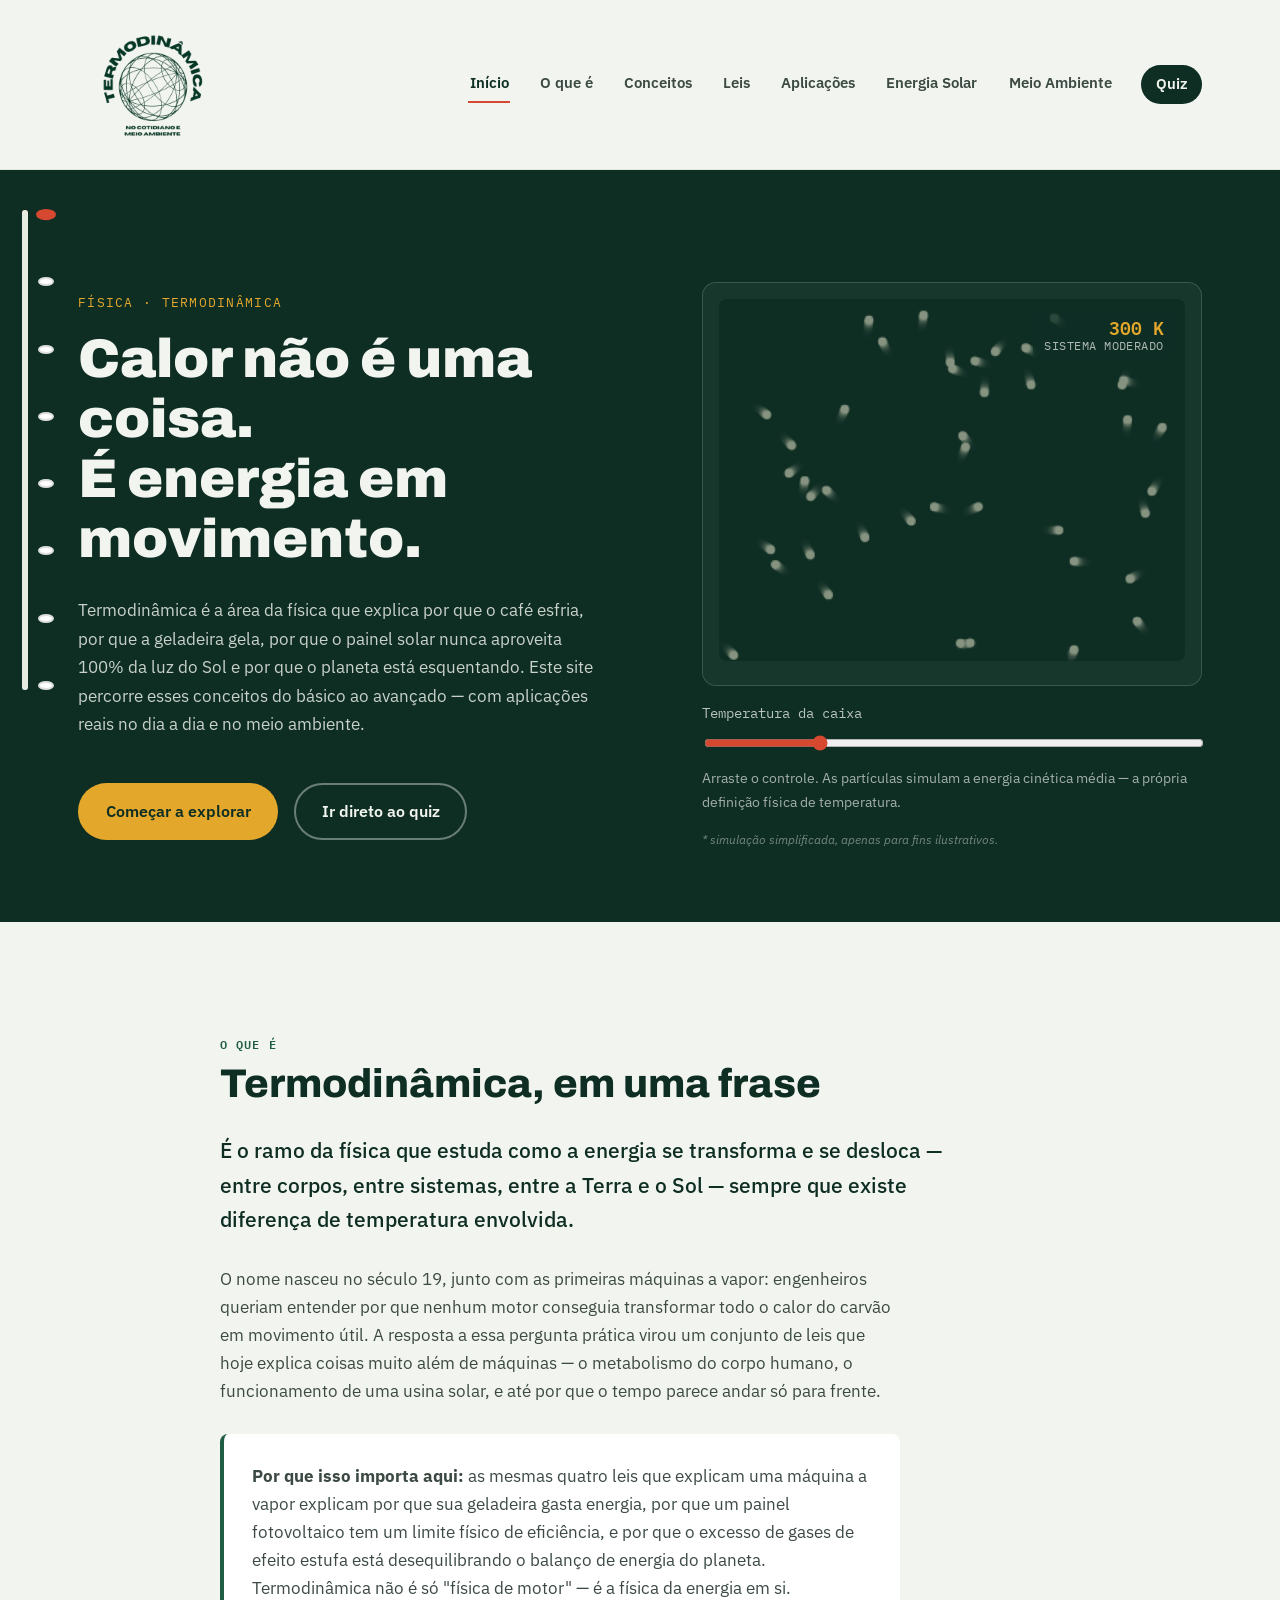
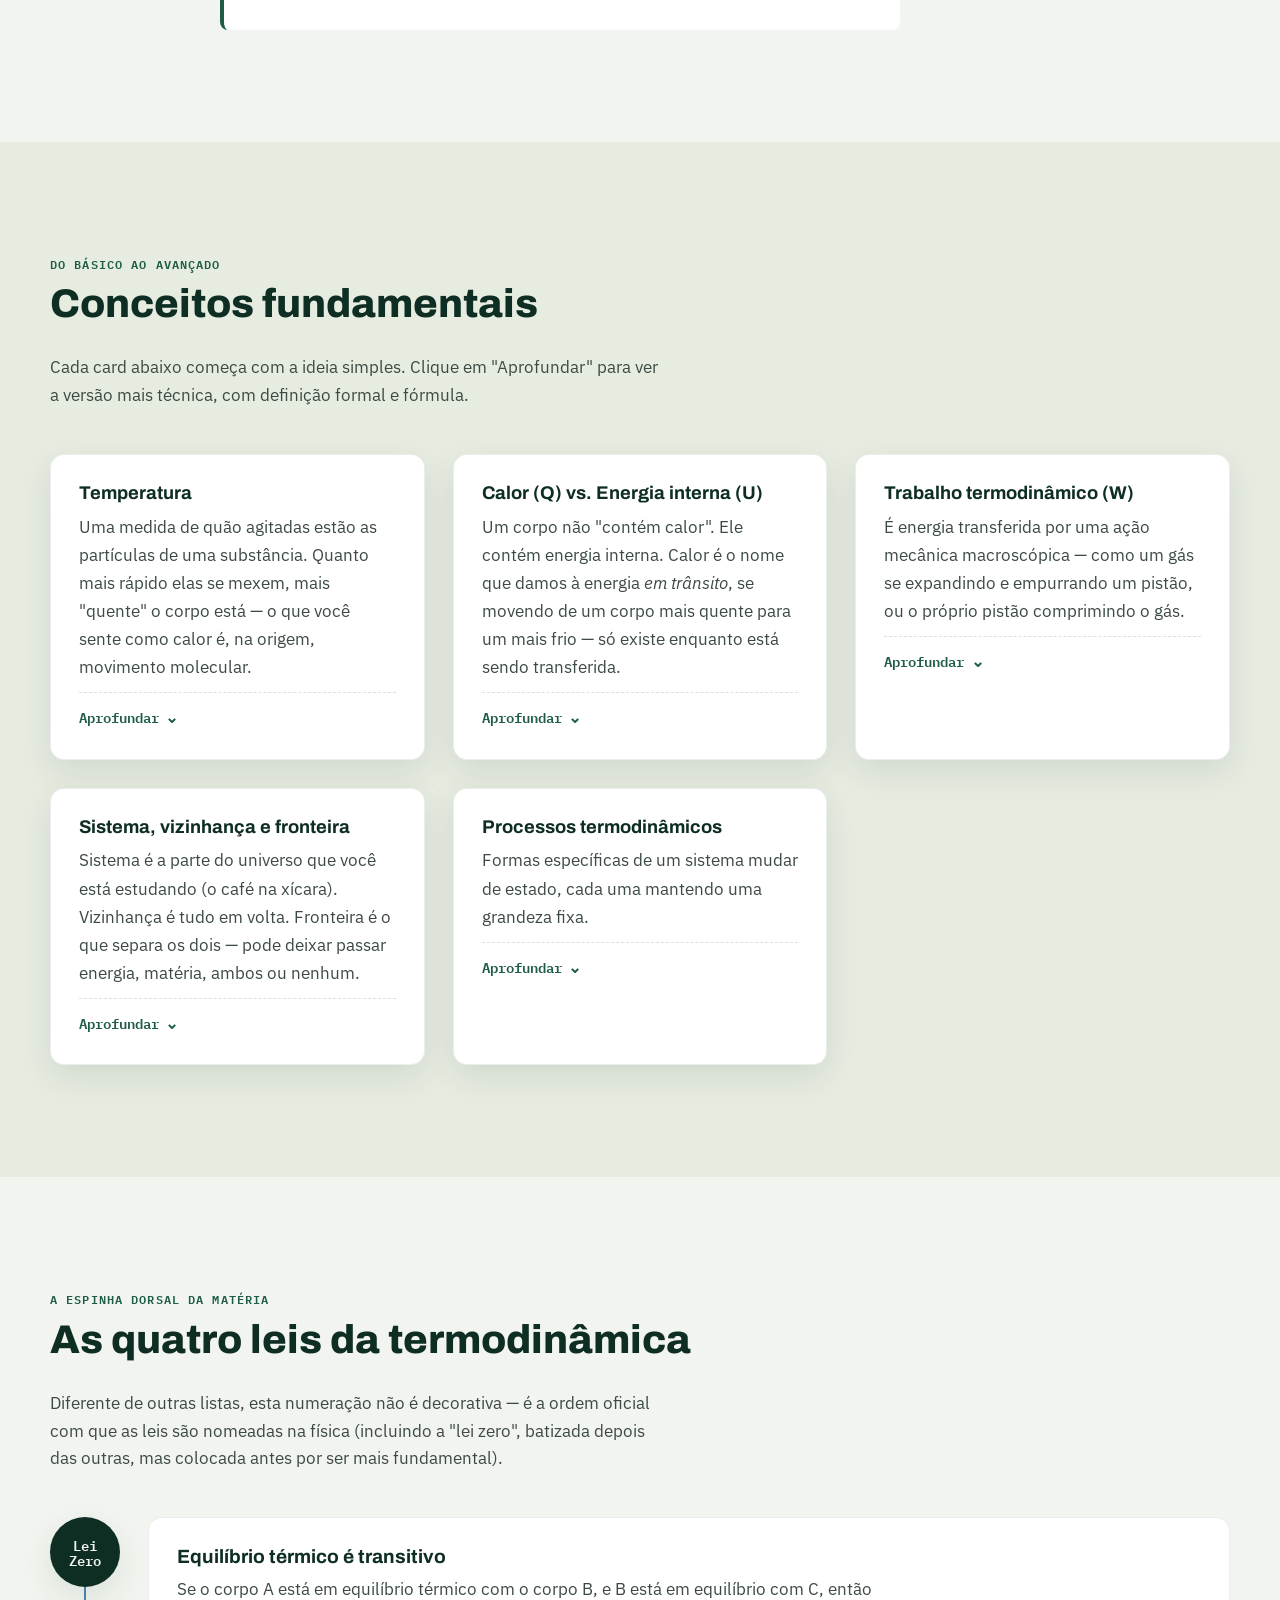
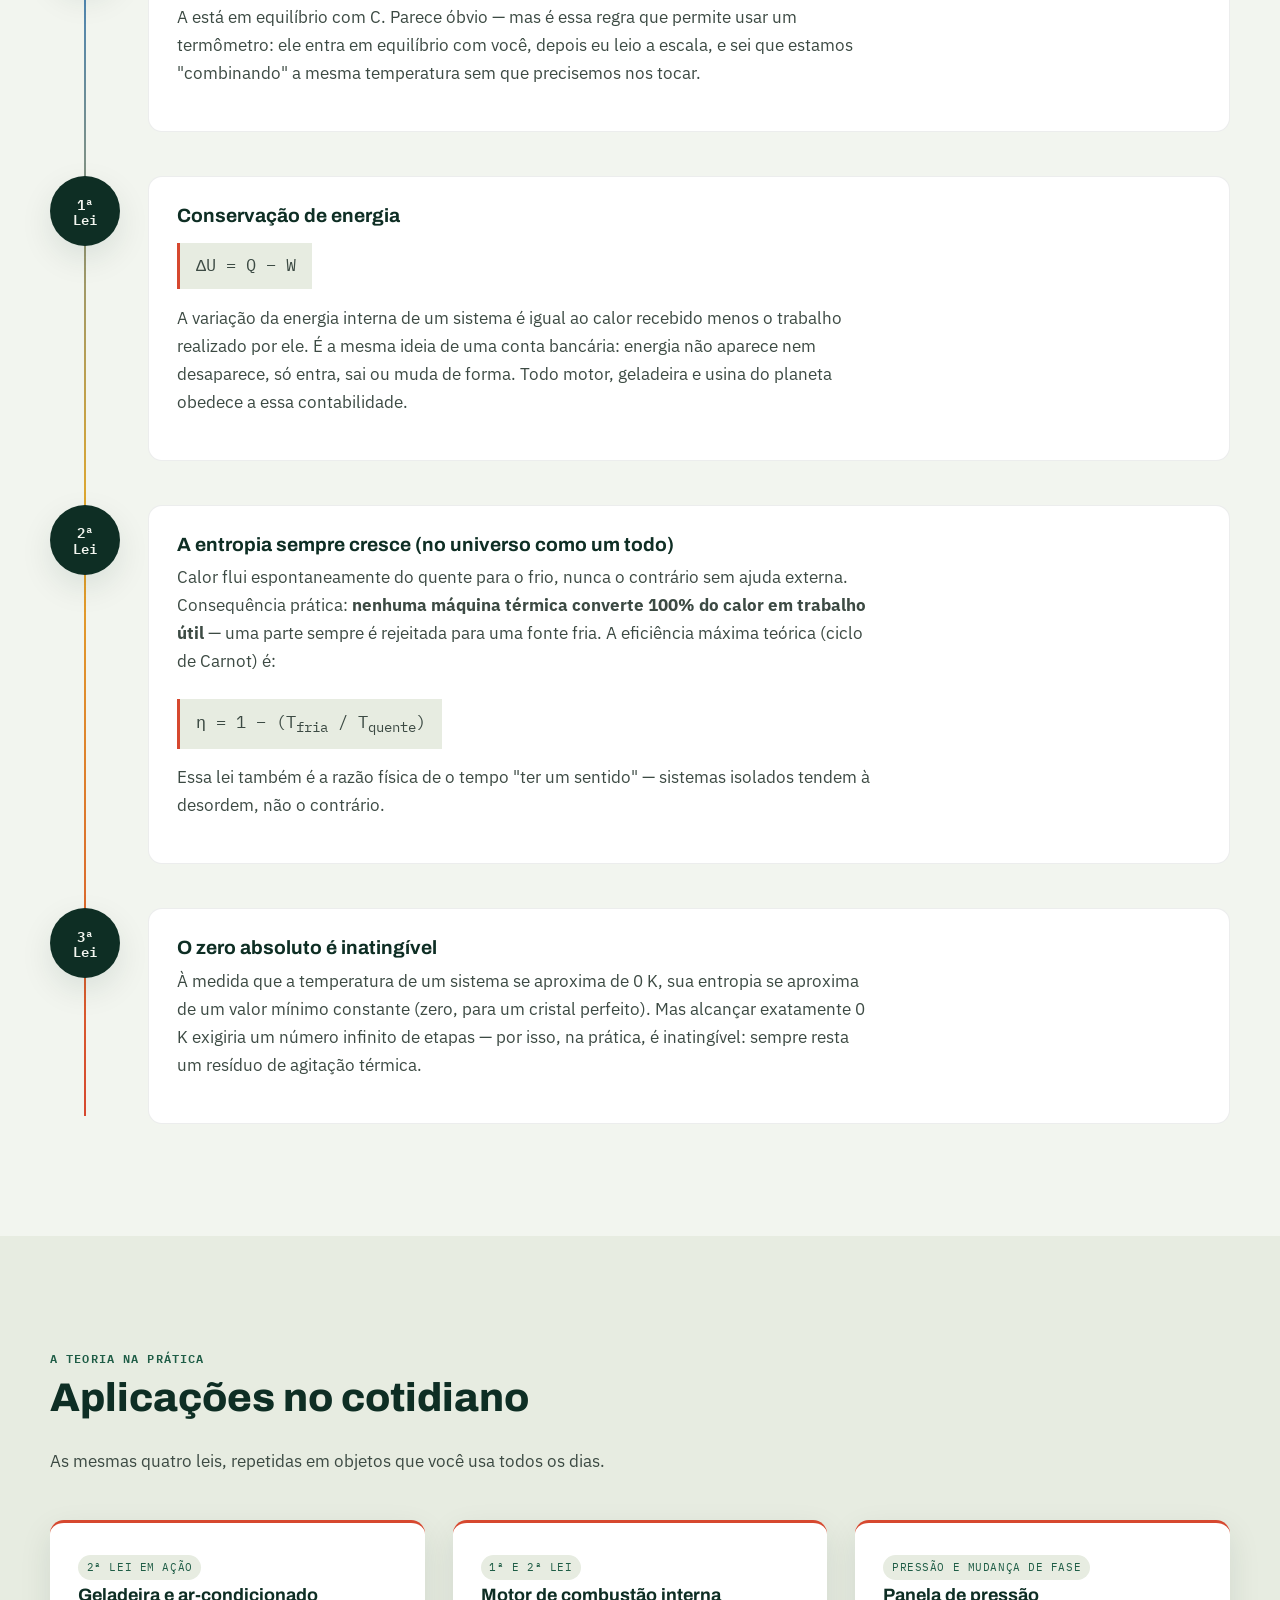
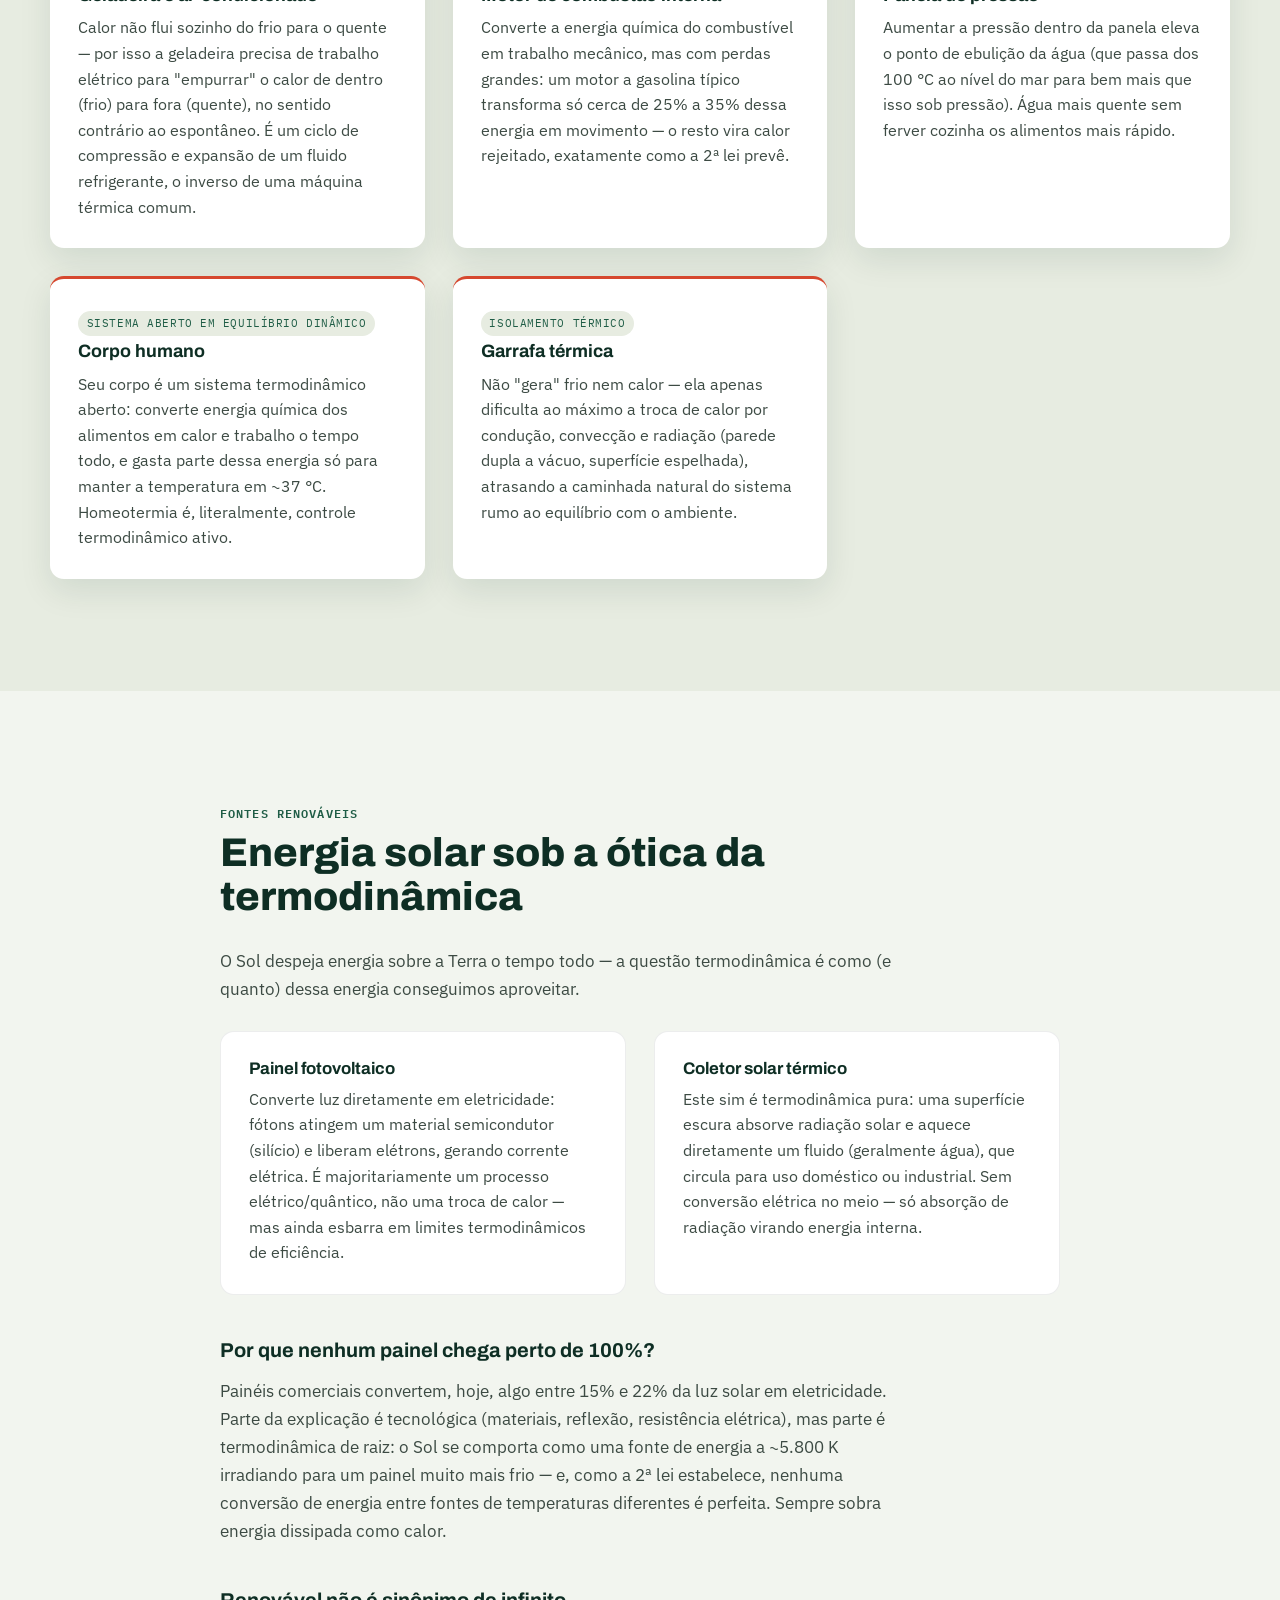
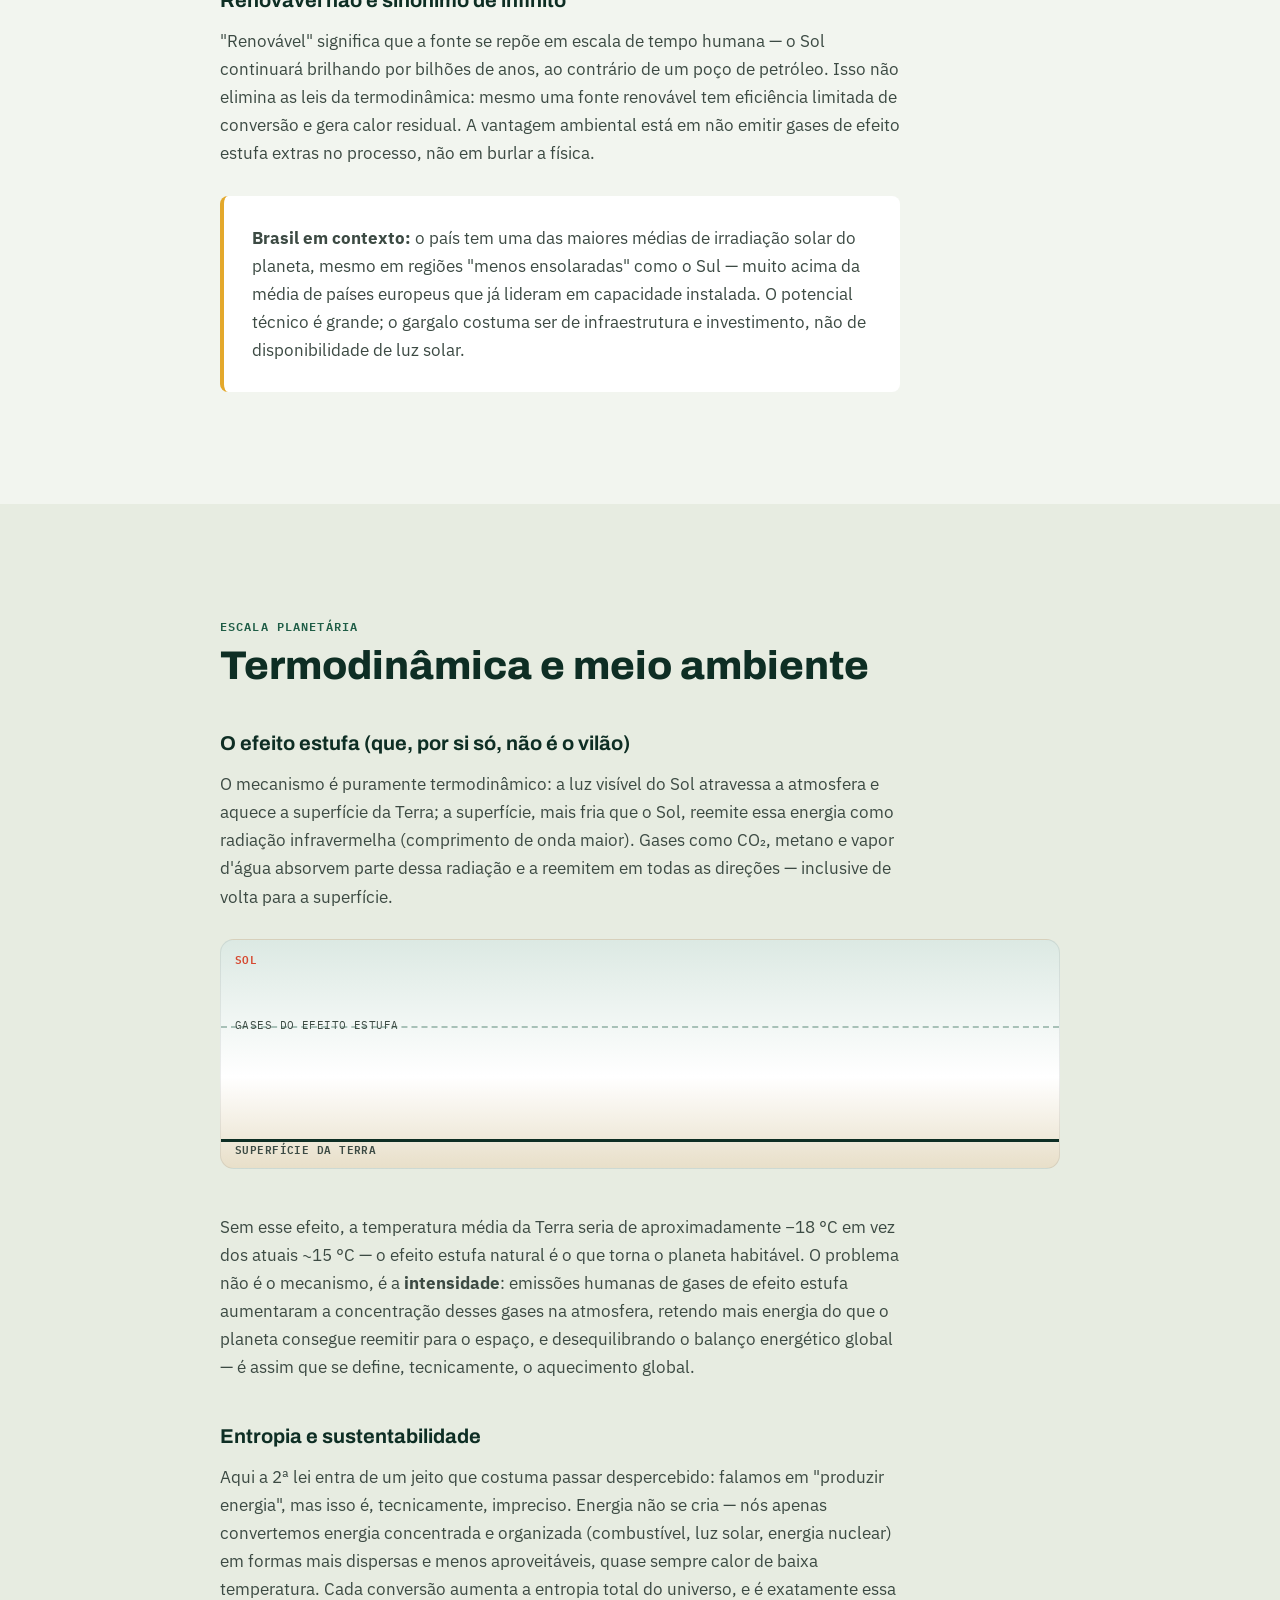
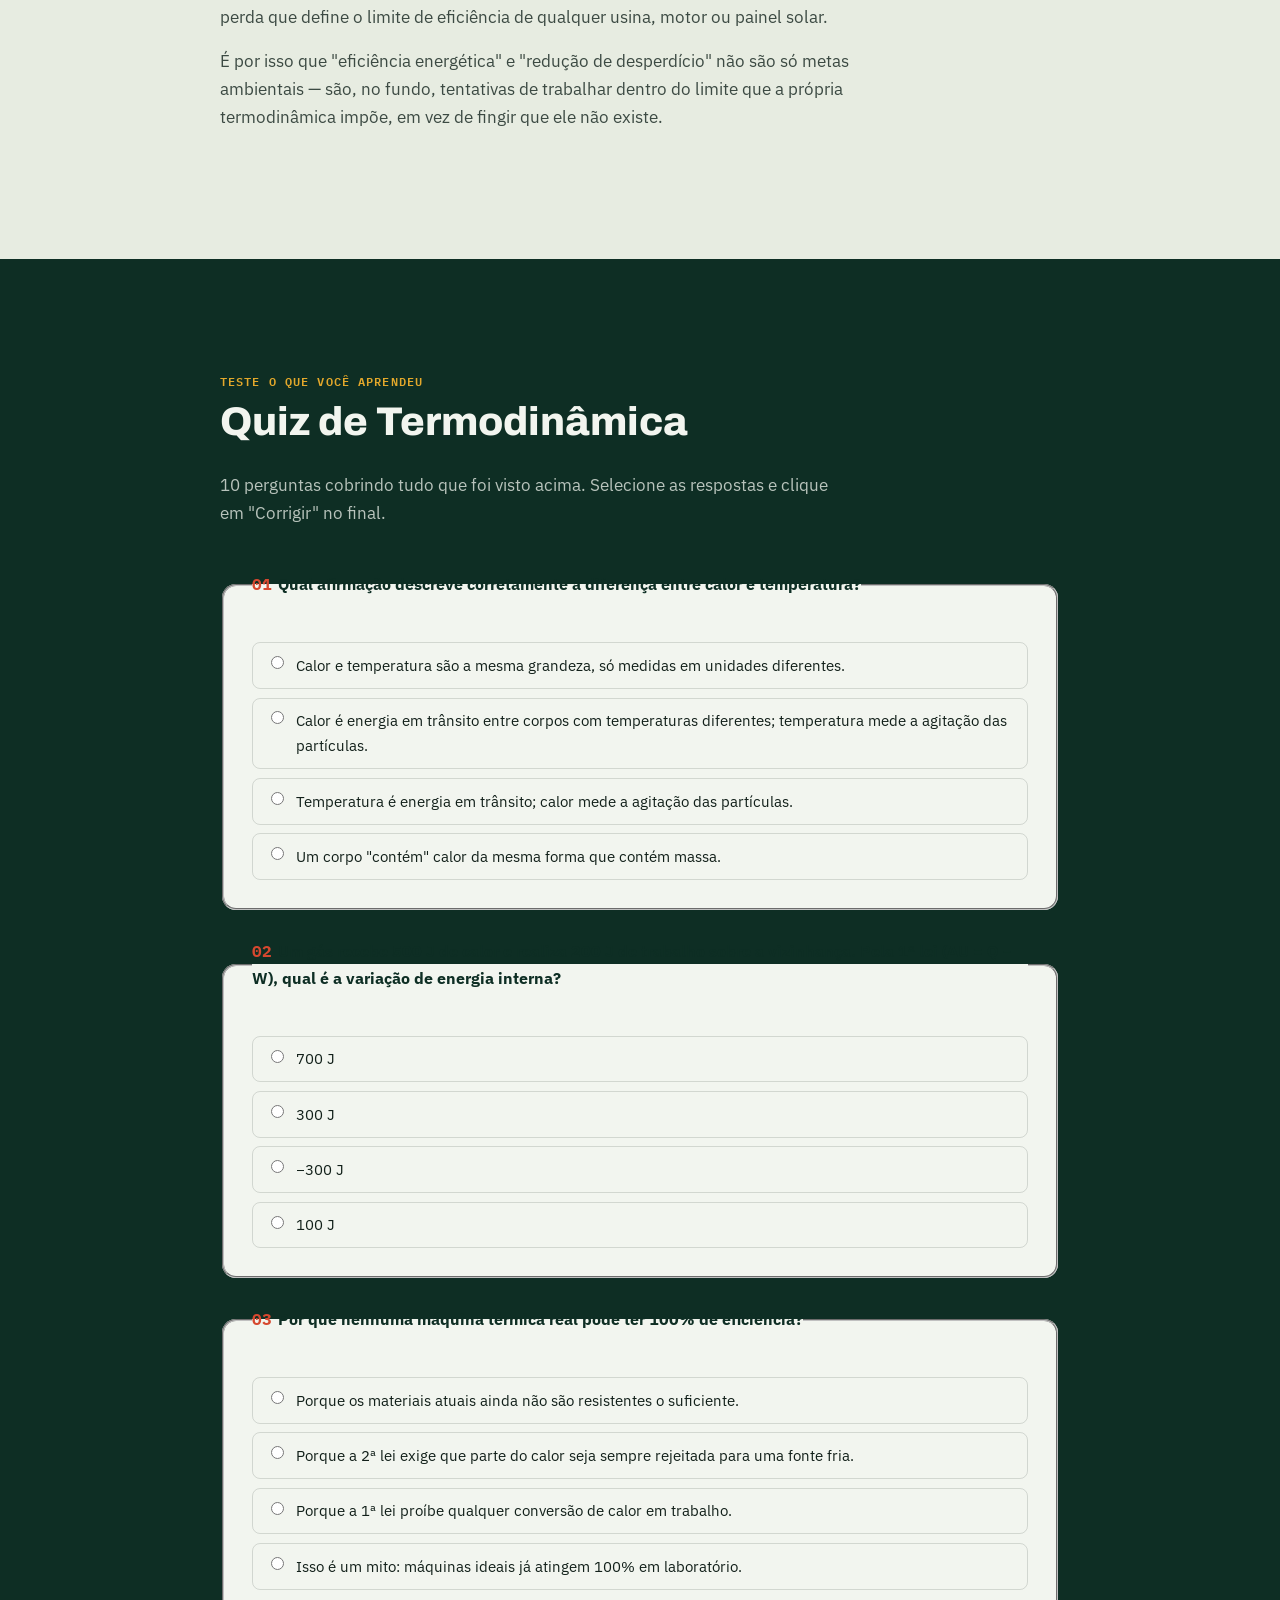
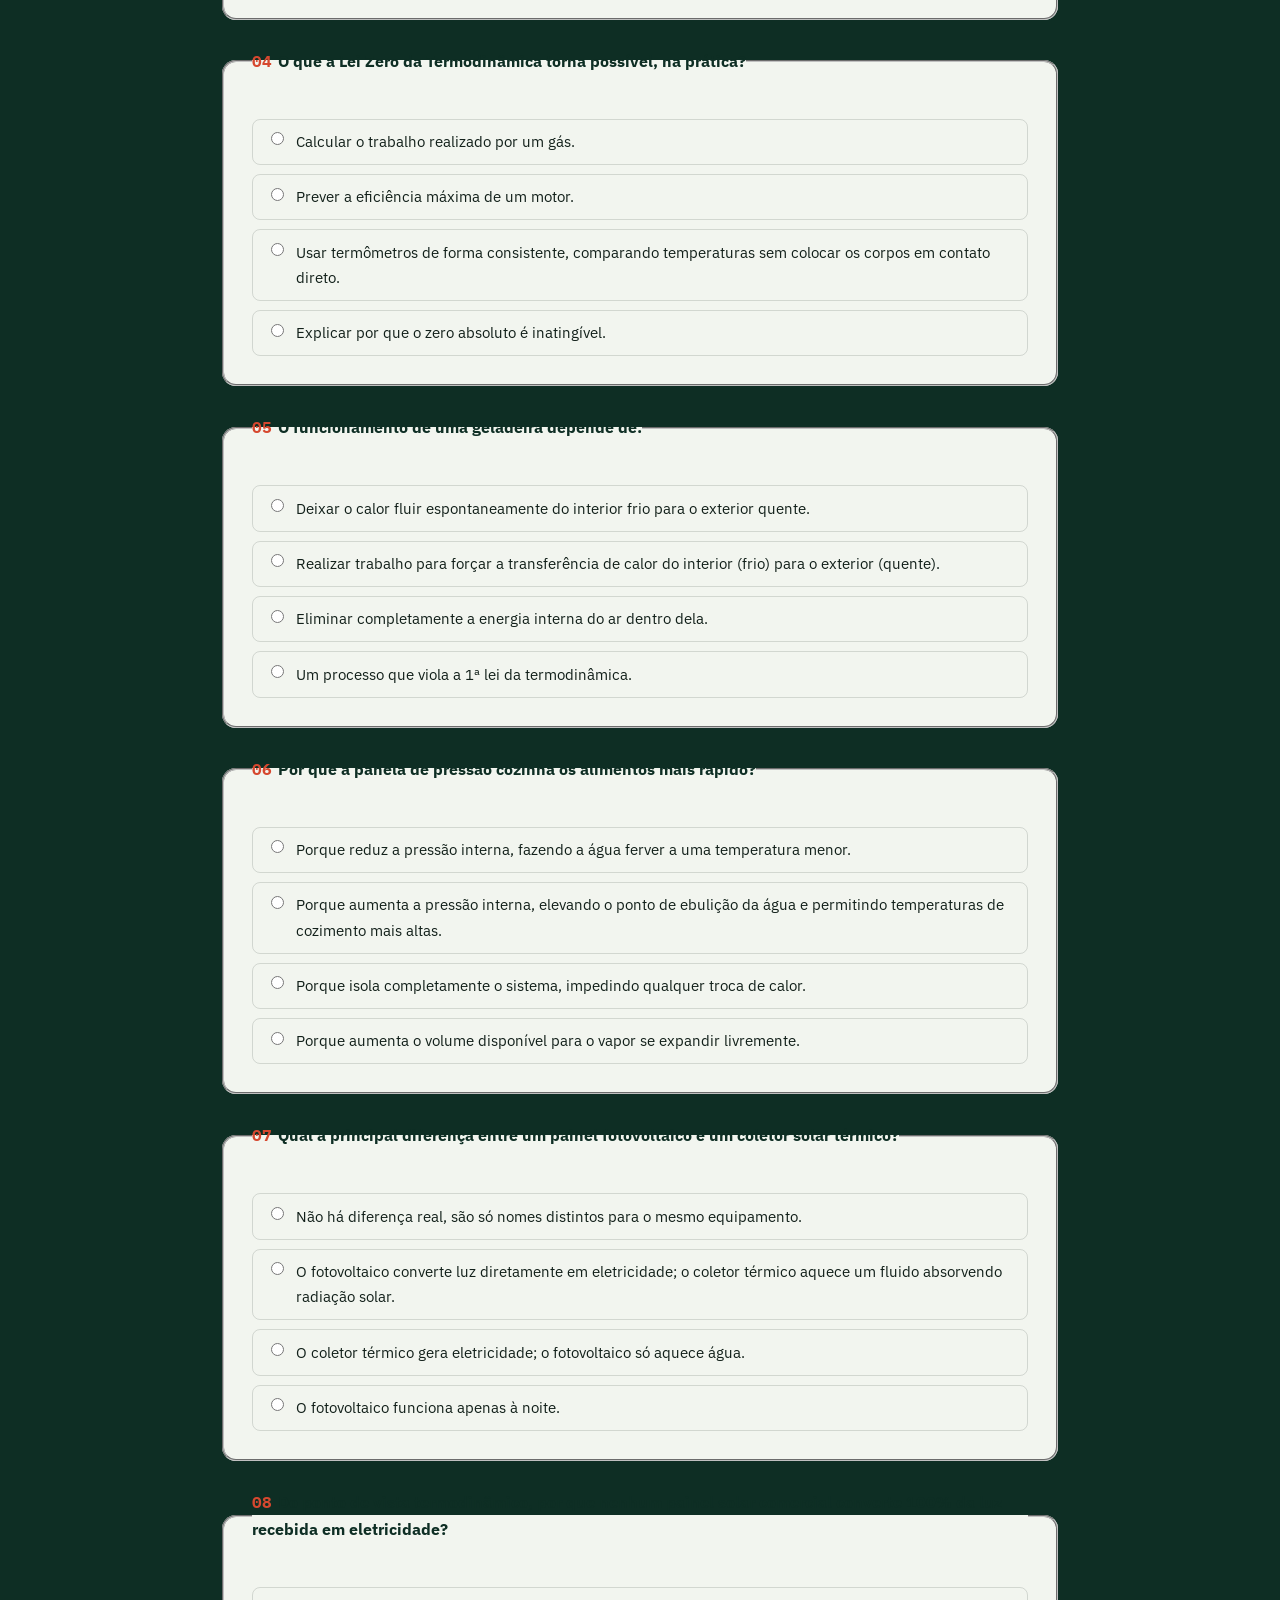
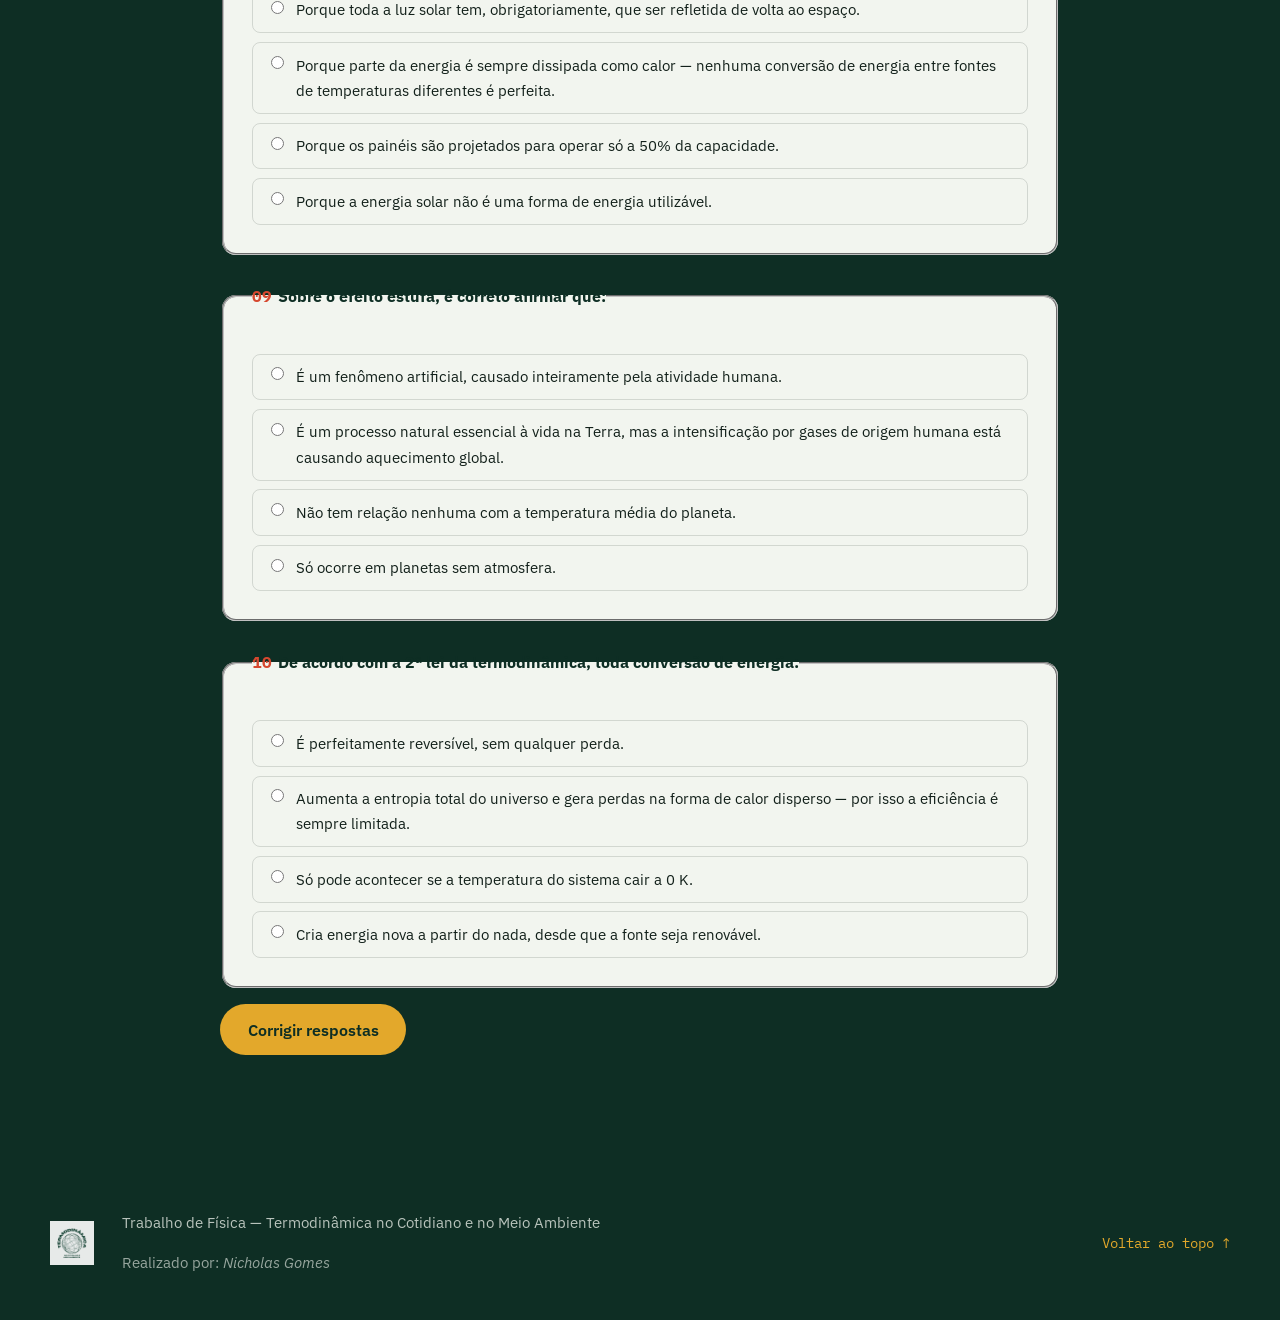
<file: index.html>
<!DOCTYPE html>
<html lang="pt-BR">
<head>
<meta charset="UTF-8">
<meta name="viewport" content="width=device-width, initial-scale=1.0">
<title>Termodinâmica — No Cotidiano e no Meio Ambiente</title>
<meta name="description" content="Site sobre Termodinâmica: conceitos, leis, aplicações no dia a dia, energia solar e meio ambiente, com quiz interativo.">
<link rel="preconnect" href="https://fonts.googleapis.com">
<link rel="preconnect" href="https://fonts.gstatic.com" crossorigin>
<link href="https://fonts.googleapis.com/css2?family=Archivo:wght@700;800;900&family=IBM+Plex+Sans:wght@400;500;600;700&family=IBM+Plex+Mono:wght@400;500;600&display=swap" rel="stylesheet">
<link rel="stylesheet" href="Style.css">
</head>
<body>

<div class="progresso-mobile" id="progressoMobile" aria-hidden="true"></div>

<!-- ===== TERMÔMETRO DE PROGRESSO (indicador de rolagem) ===== -->
<aside class="termometro" id="termometro" aria-hidden="true">
  <div class="termometro-trilha">
    <div class="termometro-preenchimento" id="termometroFill"></div>
  </div>
  <div class="termometro-marcas" id="termometroMarcas"></div>
</aside>

<!-- ===== CABEÇALHO / NAVEGAÇÃO ===== -->
<header class="cabecalho" id="topo">
  <div class="cabecalho-conteudo">
    <a href="#topo" class="marca">
      <img src="termodinamica.png" alt="Logo Termodinâmica — No Cotidiano e Meio Ambiente" class="logo-img">
    </a>
    <button class="menu-toggle" id="menuToggle" aria-label="Abrir menu" aria-expanded="false">
      <span></span><span></span><span></span>
    </button>
    <nav class="nav" id="navMenu">
      <a href="#inicio" class="nav-link">Início</a>
      <a href="#intro" class="nav-link">O que é</a>
      <a href="#conceitos" class="nav-link">Conceitos</a>
      <a href="#leis" class="nav-link">Leis</a>
      <a href="#aplicacoes" class="nav-link">Aplicações</a>
      <a href="#solar" class="nav-link">Energia Solar</a>
      <a href="#ambiente" class="nav-link">Meio Ambiente</a>
      <a href="#quiz" class="nav-link nav-link-quiz">Quiz</a>
    </nav>
  </div>
</header>

<main>

<!-- ===== HERO ===== -->
<section class="hero" id="inicio">
  <div class="hero-conteudo">
    <div class="hero-texto">
      <p class="eyebrow">Física · Termodinâmica</p>
      <h1 class="hero-titulo">Calor não é uma coisa.<br>É energia em movimento.</h1>
      <p class="hero-sub">Termodinâmica é a área da física que explica por que o café esfria, por que a geladeira gela, por que o painel solar nunca aproveita 100% da luz do Sol e por que o planeta está esquentando. Este site percorre esses conceitos do básico ao avançado — com aplicações reais no dia a dia e no meio ambiente.</p>
      <div class="hero-botoes">
        <a href="#intro" class="botao botao-primario">Começar a explorar</a>
        <a href="#quiz" class="botao botao-secundario">Ir direto ao quiz</a>
      </div>
    </div>
    <div class="hero-demo">
      <div class="demo-caixa">
        <canvas id="canvasParticulas" width="360" height="280" aria-label="Simulação de partículas de gás se movendo conforme a temperatura"></canvas>
        <div class="demo-leitura">
          <span class="demo-temp-valor" id="tempValor">300 K</span>
          <span class="demo-temp-desc" id="tempDesc">sistema moderado</span>
        </div>
      </div>
      <div class="demo-controle">
        <label for="sliderTemp">Temperatura da caixa</label>
        <input type="range" id="sliderTemp" min="100" max="1000" step="10" value="300">
        <p class="demo-legenda">Arraste o controle. As partículas simulam a energia cinética média — a própria definição física de temperatura.</p>
        <p class="demo-nota">* simulação simplificada, apenas para fins ilustrativos.</p>
      </div>
    </div>
  </div>
</section>

<!-- ===== O QUE É TERMODINÂMICA ===== -->
<section class="section" id="intro">
  <div class="section-conteudo secao-estreita">
    <p class="rotulo">O que é</p>
    <h2 class="section-titulo">Termodinâmica, em uma frase</h2>
    <p class="paragrafo-grande">É o ramo da física que estuda como a energia se transforma e se desloca — entre corpos, entre sistemas, entre a Terra e o Sol — sempre que existe diferença de temperatura envolvida.</p>
    <p class="paragrafo">O nome nasceu no século 19, junto com as primeiras máquinas a vapor: engenheiros queriam entender por que nenhum motor conseguia transformar todo o calor do carvão em movimento útil. A resposta a essa pergunta prática virou um conjunto de leis que hoje explica coisas muito além de máquinas — o metabolismo do corpo humano, o funcionamento de uma usina solar, e até por que o tempo parece andar só para frente.</p>
    <div class="callout">
      <p><strong>Por que isso importa aqui:</strong> as mesmas quatro leis que explicam uma máquina a vapor explicam por que sua geladeira gasta energia, por que um painel fotovoltaico tem um limite físico de eficiência, e por que o excesso de gases de efeito estufa está desequilibrando o balanço de energia do planeta. Termodinâmica não é só "física de motor" — é a física da energia em si.</p>
    </div>
  </div>
</section>

<!-- ===== CONCEITOS FUNDAMENTAIS ===== -->
<section class="section section-alt" id="conceitos">
  <div class="section-conteudo">
    <p class="rotulo">Do básico ao avançado</p>
    <h2 class="section-titulo">Conceitos fundamentais</h2>
    <p class="section-intro-texto">Cada card abaixo começa com a ideia simples. Clique em "Aprofundar" para ver a versão mais técnica, com definição formal e fórmula.</p>

    <div class="cards-grid" id="conceitosGrid">

      <article class="card-conceito">
        <h3>Temperatura</h3>
        <p class="simples">Uma medida de quão agitadas estão as partículas de uma substância. Quanto mais rápido elas se mexem, mais "quente" o corpo está — o que você sente como calor é, na origem, movimento molecular.</p>
        <details>
          <summary>Aprofundar</summary>
          <p>Formalmente, a temperatura é proporcional à energia cinética média de translação das partículas de um sistema. Para um gás ideal monoatômico:</p>
          <p class="formula">K<sub>méd</sub> = (3/2) · k<sub>B</sub> · T</p>
          <p>onde k<sub>B</sub> é a constante de Boltzmann e T é a temperatura em kelvin — a escala que a termodinâmica usa nos cálculos, porque começa no zero absoluto (ausência teórica de agitação térmica), sem valores negativos.</p>
        </details>
      </article>

      <article class="card-conceito">
        <h3>Calor (Q) vs. Energia interna (U)</h3>
        <p class="simples">Um corpo não "contém calor". Ele contém energia interna. Calor é o nome que damos à energia <em>em trânsito</em>, se movendo de um corpo mais quente para um mais frio — só existe enquanto está sendo transferida.</p>
        <details>
          <summary>Aprofundar</summary>
          <p>Energia interna (U) é a soma de todas as energias cinéticas e potenciais das partículas que compõem o sistema. Calor (Q) e trabalho (W) são as duas únicas formas de <em>alterar</em> essa energia interna — é por isso que ambos entram na primeira lei da termodinâmica, mais adiante nesta página.</p>
        </details>
      </article>

      <article class="card-conceito">
        <h3>Trabalho termodinâmico (W)</h3>
        <p class="simples">É energia transferida por uma ação mecânica macroscópica — como um gás se expandindo e empurrando um pistão, ou o próprio pistão comprimindo o gás.</p>
        <details>
          <summary>Aprofundar</summary>
          <p>Para um processo à pressão constante:</p>
          <p class="formula">W = p · ΔV</p>
          <p>Convenção usual: W maior que zero quando o sistema realiza trabalho sobre a vizinhança (se expande); W menor que zero quando a vizinhança realiza trabalho sobre o sistema (o comprime). Para processos gerais, W é a integral de p·dV ao longo da transformação.</p>
        </details>
      </article>

      <article class="card-conceito">
        <h3>Sistema, vizinhança e fronteira</h3>
        <p class="simples">Sistema é a parte do universo que você está estudando (o café na xícara). Vizinhança é tudo em volta. Fronteira é o que separa os dois — pode deixar passar energia, matéria, ambos ou nenhum.</p>
        <details>
          <summary>Aprofundar</summary>
          <p><strong>Aberto:</strong> troca energia e matéria (uma panela sem tampa). <strong>Fechado:</strong> troca só energia (uma garrafa fechada esfriando). <strong>Isolado:</strong> não troca nada com o exterior — na prática, é uma idealização; uma garrafa térmica de boa qualidade é uma aproximação razoável.</p>
        </details>
      </article>

      <article class="card-conceito">
        <h3>Processos termodinâmicos</h3>
        <p class="simples">Formas específicas de um sistema mudar de estado, cada uma mantendo uma grandeza fixa.</p>
        <details>
          <summary>Aprofundar</summary>
          <ul class="lista-processos">
            <li><strong>Isotérmico</strong> — temperatura constante.</li>
            <li><strong>Isobárico</strong> — pressão constante (ex.: gás aquecendo dentro de um cilindro com pistão livre).</li>
            <li><strong>Isovolumétrico (isocórico)</strong> — volume constante (ex.: panela de pressão travada, antes da válvula abrir).</li>
            <li><strong>Adiabático</strong> — sem troca de calor com a vizinhança (Q = 0); toda mudança de energia interna vem do trabalho.</li>
          </ul>
        </details>
      </article>

    </div>
  </div>
</section>

<!-- ===== AS LEIS DA TERMODINÂMICA ===== -->
<section class="section" id="leis">
  <div class="section-conteudo">
    <p class="rotulo">A espinha dorsal da matéria</p>
    <h2 class="section-titulo">As quatro leis da termodinâmica</h2>
    <p class="section-intro-texto">Diferente de outras listas, esta numeração não é decorativa — é a ordem oficial com que as leis são nomeadas na física (incluindo a "lei zero", batizada depois das outras, mas colocada antes por ser mais fundamental).</p>

    <div class="linha-do-tempo">

      <div class="lei">
        <div class="lei-marcador">Lei<br>Zero</div>
        <div class="lei-corpo">
          <h3>Equilíbrio térmico é transitivo</h3>
          <p>Se o corpo A está em equilíbrio térmico com o corpo B, e B está em equilíbrio com C, então A está em equilíbrio com C. Parece óbvio — mas é essa regra que permite usar um termômetro: ele entra em equilíbrio com você, depois eu leio a escala, e sei que estamos "combinando" a mesma temperatura sem que precisemos nos tocar.</p>
        </div>
      </div>

      <div class="lei">
        <div class="lei-marcador">1ª<br>Lei</div>
        <div class="lei-corpo">
          <h3>Conservação de energia</h3>
          <p class="formula">ΔU = Q − W</p>
          <p>A variação da energia interna de um sistema é igual ao calor recebido menos o trabalho realizado por ele. É a mesma ideia de uma conta bancária: energia não aparece nem desaparece, só entra, sai ou muda de forma. Todo motor, geladeira e usina do planeta obedece a essa contabilidade.</p>
        </div>
      </div>

      <div class="lei">
        <div class="lei-marcador">2ª<br>Lei</div>
        <div class="lei-corpo">
          <h3>A entropia sempre cresce (no universo como um todo)</h3>
          <p>Calor flui espontaneamente do quente para o frio, nunca o contrário sem ajuda externa. Consequência prática: <strong>nenhuma máquina térmica converte 100% do calor em trabalho útil</strong> — uma parte sempre é rejeitada para uma fonte fria. A eficiência máxima teórica (ciclo de Carnot) é:</p>
          <p class="formula">η = 1 − (T<sub>fria</sub> / T<sub>quente</sub>)</p>
          <p>Essa lei também é a razão física de o tempo "ter um sentido" — sistemas isolados tendem à desordem, não o contrário.</p>
        </div>
      </div>

      <div class="lei">
        <div class="lei-marcador">3ª<br>Lei</div>
        <div class="lei-corpo">
          <h3>O zero absoluto é inatingível</h3>
          <p>À medida que a temperatura de um sistema se aproxima de 0 K, sua entropia se aproxima de um valor mínimo constante (zero, para um cristal perfeito). Mas alcançar exatamente 0 K exigiria um número infinito de etapas — por isso, na prática, é inatingível: sempre resta um resíduo de agitação térmica.</p>
        </div>
      </div>

    </div>
  </div>
</section>

<!-- ===== APLICAÇÕES NO COTIDIANO ===== -->
<section class="section section-alt" id="aplicacoes">
  <div class="section-conteudo">
    <p class="rotulo">A teoria na prática</p>
    <h2 class="section-titulo">Aplicações no cotidiano</h2>
    <p class="section-intro-texto">As mesmas quatro leis, repetidas em objetos que você usa todos os dias.</p>

    <div class="cards-grid cards-grid-aplicacoes">

      <article class="card-aplicacao">
        <span class="card-tag">2ª lei em ação</span>
        <h3>Geladeira e ar-condicionado</h3>
        <p>Calor não flui sozinho do frio para o quente — por isso a geladeira precisa de trabalho elétrico para "empurrar" o calor de dentro (frio) para fora (quente), no sentido contrário ao espontâneo. É um ciclo de compressão e expansão de um fluido refrigerante, o inverso de uma máquina térmica comum.</p>
      </article>

      <article class="card-aplicacao">
        <span class="card-tag">1ª e 2ª lei</span>
        <h3>Motor de combustão interna</h3>
        <p>Converte a energia química do combustível em trabalho mecânico, mas com perdas grandes: um motor a gasolina típico transforma só cerca de 25% a 35% dessa energia em movimento — o resto vira calor rejeitado, exatamente como a 2ª lei prevê.</p>
      </article>

      <article class="card-aplicacao">
        <span class="card-tag">pressão e mudança de fase</span>
        <h3>Panela de pressão</h3>
        <p>Aumentar a pressão dentro da panela eleva o ponto de ebulição da água (que passa dos 100 °C ao nível do mar para bem mais que isso sob pressão). Água mais quente sem ferver cozinha os alimentos mais rápido.</p>
      </article>

      <article class="card-aplicacao">
        <span class="card-tag">sistema aberto em equilíbrio dinâmico</span>
        <h3>Corpo humano</h3>
        <p>Seu corpo é um sistema termodinâmico aberto: converte energia química dos alimentos em calor e trabalho o tempo todo, e gasta parte dessa energia só para manter a temperatura em ~37 °C. Homeotermia é, literalmente, controle termodinâmico ativo.</p>
      </article>

      <article class="card-aplicacao">
        <span class="card-tag">isolamento térmico</span>
        <h3>Garrafa térmica</h3>
        <p>Não "gera" frio nem calor — ela apenas dificulta ao máximo a troca de calor por condução, convecção e radiação (parede dupla a vácuo, superfície espelhada), atrasando a caminhada natural do sistema rumo ao equilíbrio com o ambiente.</p>
      </article>

    </div>
  </div>
</section>

<!-- ===== ENERGIA SOLAR ===== -->
<section class="section" id="solar">
  <div class="section-conteudo secao-estreita">
    <p class="rotulo">Fontes renováveis</p>
    <h2 class="section-titulo">Energia solar sob a ótica da termodinâmica</h2>

    <p class="paragrafo">O Sol despeja energia sobre a Terra o tempo todo — a questão termodinâmica é como (e quanto) dessa energia conseguimos aproveitar.</p>

    <div class="comparativo-solar">
      <div class="comparativo-item">
        <h3>Painel fotovoltaico</h3>
        <p>Converte luz diretamente em eletricidade: fótons atingem um material semicondutor (silício) e liberam elétrons, gerando corrente elétrica. É majoritariamente um processo elétrico/quântico, não uma troca de calor — mas ainda esbarra em limites termodinâmicos de eficiência.</p>
      </div>
      <div class="comparativo-item">
        <h3>Coletor solar térmico</h3>
        <p>Este sim é termodinâmica pura: uma superfície escura absorve radiação solar e aquece diretamente um fluido (geralmente água), que circula para uso doméstico ou industrial. Sem conversão elétrica no meio — só absorção de radiação virando energia interna.</p>
      </div>
    </div>

    <h3 class="subtitulo">Por que nenhum painel chega perto de 100%?</h3>
    <p class="paragrafo">Painéis comerciais convertem, hoje, algo entre 15% e 22% da luz solar em eletricidade. Parte da explicação é tecnológica (materiais, reflexão, resistência elétrica), mas parte é termodinâmica de raiz: o Sol se comporta como uma fonte de energia a ~5.800 K irradiando para um painel muito mais frio — e, como a 2ª lei estabelece, nenhuma conversão de energia entre fontes de temperaturas diferentes é perfeita. Sempre sobra energia dissipada como calor.</p>

    <h3 class="subtitulo">Renovável não é sinônimo de infinito</h3>
    <p class="paragrafo">"Renovável" significa que a fonte se repõe em escala de tempo humana — o Sol continuará brilhando por bilhões de anos, ao contrário de um poço de petróleo. Isso não elimina as leis da termodinâmica: mesmo uma fonte renovável tem eficiência limitada de conversão e gera calor residual. A vantagem ambiental está em não emitir gases de efeito estufa extras no processo, não em burlar a física.</p>

    <div class="callout callout-dado">
      <p><strong>Brasil em contexto:</strong> o país tem uma das maiores médias de irradiação solar do planeta, mesmo em regiões "menos ensolaradas" como o Sul — muito acima da média de países europeus que já lideram em capacidade instalada. O potencial técnico é grande; o gargalo costuma ser de infraestrutura e investimento, não de disponibilidade de luz solar.</p>
    </div>
  </div>
</section>

<!-- ===== TERMODINÂMICA E MEIO AMBIENTE ===== -->
<section class="section section-alt" id="ambiente">
  <div class="section-conteudo secao-estreita">
    <p class="rotulo">Escala planetária</p>
    <h2 class="section-titulo">Termodinâmica e meio ambiente</h2>

    <h3 class="subtitulo">O efeito estufa (que, por si só, não é o vilão)</h3>
    <p class="paragrafo">O mecanismo é puramente termodinâmico: a luz visível do Sol atravessa a atmosfera e aquece a superfície da Terra; a superfície, mais fria que o Sol, reemite essa energia como radiação infravermelha (comprimento de onda maior). Gases como CO₂, metano e vapor d'água absorvem parte dessa radiação e a reemitem em todas as direções — inclusive de volta para a superfície.</p>

    <div class="estufa-diagrama" aria-hidden="true">
      <span class="estufa-legenda estufa-legenda-sol">Sol</span>
      <span class="estufa-legenda estufa-legenda-gases">Gases do efeito estufa</span>
      <span class="estufa-legenda estufa-legenda-solo">Superfície da Terra</span>
      <div class="estufa-linha-gases"></div>
      <div class="estufa-linha-solo"></div>
      <div class="raio raio-sol raio-sol-1"></div>
      <div class="raio raio-sol raio-sol-2"></div>
      <div class="raio raio-sol raio-sol-3"></div>
      <div class="raio raio-ir raio-ir-1"></div>
      <div class="raio raio-ir raio-ir-2"></div>
      <div class="raio raio-escape"></div>
    </div>

    <p class="paragrafo">Sem esse efeito, a temperatura média da Terra seria de aproximadamente −18 °C em vez dos atuais ~15 °C — o efeito estufa natural é o que torna o planeta habitável. O problema não é o mecanismo, é a <strong>intensidade</strong>: emissões humanas de gases de efeito estufa aumentaram a concentração desses gases na atmosfera, retendo mais energia do que o planeta consegue reemitir para o espaço, e desequilibrando o balanço energético global — é assim que se define, tecnicamente, o aquecimento global.</p>

    <h3 class="subtitulo">Entropia e sustentabilidade</h3>
    <p class="paragrafo">Aqui a 2ª lei entra de um jeito que costuma passar despercebido: falamos em "produzir energia", mas isso é, tecnicamente, impreciso. Energia não se cria — nós apenas convertemos energia concentrada e organizada (combustível, luz solar, energia nuclear) em formas mais dispersas e menos aproveitáveis, quase sempre calor de baixa temperatura. Cada conversão aumenta a entropia total do universo, e é exatamente essa perda que define o limite de eficiência de qualquer usina, motor ou painel solar.</p>
    <p class="paragrafo">É por isso que "eficiência energética" e "redução de desperdício" não são só metas ambientais — são, no fundo, tentativas de trabalhar dentro do limite que a própria termodinâmica impõe, em vez de fingir que ele não existe.</p>
  </div>
</section>

<!-- ===== QUIZ ===== -->
<section class="section quiz-section" id="quiz">
  <div class="section-conteudo secao-estreita">
    <p class="rotulo">Teste o que você aprendeu</p>
    <h2 class="section-titulo">Quiz de Termodinâmica</h2>
    <p class="section-intro-texto">10 perguntas cobrindo tudo que foi visto acima. Selecione as respostas e clique em "Corrigir" no final.</p>

    <form id="quizForm" class="quiz-form">
      <div id="quizContainer" class="quiz-container"><!-- perguntas geradas via JavaScript --></div>

      <div class="quiz-acoes">
        <button type="submit" class="botao botao-primario" id="btnCorrigir">Corrigir respostas</button>
        <button type="button" class="botao botao-secundario" id="btnRefazer" hidden>Refazer quiz</button>
      </div>

      <div class="quiz-resultado" id="quizResultado" role="status" aria-live="polite" hidden></div>
    </form>
  </div>
</section>

</main>

<!-- ===== RODAPÉ ===== -->
<footer class="rodape">
  <div class="rodape-conteudo">
    <img src="termodinamicanobg.jpeg" alt="Logo Termodinâmica" class="logo-img logo-rodape">
    <div class="rodape-texto">
      <p>Trabalho de Física — Termodinâmica no Cotidiano e no Meio Ambiente</p>
      <p class="rodape-nome">Realizado por: <em>Nicholas Gomes</em></p>
    </div>
    <a href="#topo" class="voltar-topo">Voltar ao topo ↑</a>
  </div>
</footer>

<script src="Quiz.js"></script>
</body>
</html>
</file>
<file: Style.css>
/* ==========================================================================
   TERMODINÂMICA — NO COTIDIANO E NO MEIO AMBIENTE
   Paleta derivada da logo (verde) + escala de "cor de temperatura"
   (frio → médio → quente) usada como acento em dados e destaques.
   ========================================================================== */

:root {
  /* cores base */
  --paper: #F2F5EF;
  --paper-alt: #E7ECE1;
  --ink: #12201A;
  --ink-suave: #3C4A43;
  --branco: #FFFFFF;

  --verde: #1F5D46;
  --verde-escuro: #0E2E24;
  --verde-linha: #2F7A5C;

  /* escala de "cor de temperatura" — usada só em elementos ligados a dados/energia */
  --frio: #3B82C4;
  --medio: #E3A82B;
  --quente: #D6482F;

  --borda: rgba(18, 32, 26, 0.14);
  --borda-suave: rgba(18, 32, 26, 0.08);
  --sombra: 0 12px 32px rgba(14, 46, 36, 0.10);

  /* tipografia */
  --fonte-display: 'Archivo', sans-serif;
  --fonte-corpo: 'IBM Plex Sans', sans-serif;
  --fonte-mono: 'IBM Plex Mono', monospace;

  /* espaçamento */
  --espaco-1: 0.5rem;
  --espaco-2: 1rem;
  --espaco-3: 1.75rem;
  --espaco-4: 2.75rem;
  --espaco-5: 4.5rem;
  --espaco-6: 7rem;

  --raio: 14px;
  --raio-pequeno: 8px;
}

* { box-sizing: border-box; }
[hidden] { display: none !important; }
html { scroll-behavior: smooth; }

body {
  margin: 0;
  background: var(--paper);
  color: var(--ink);
  font-family: var(--fonte-corpo);
  font-size: 17px;
  line-height: 1.65;
  -webkit-font-smoothing: antialiased;
}

h1, h2, h3 { font-family: var(--fonte-display); color: var(--verde-escuro); margin: 0; line-height: 1.1; }
p { margin: 0 0 var(--espaco-2); }
ul { margin: 0; padding: 0; }
img { max-width: 100%; display: block; }
a { color: inherit; }

:focus-visible {
  outline: 3px solid var(--medio);
  outline-offset: 3px;
}

.rotulo {
  font-family: var(--fonte-mono);
  text-transform: uppercase;
  letter-spacing: 0.09em;
  font-size: 0.78rem;
  color: var(--verde);
  margin: 0 0 var(--espaco-1);
  font-weight: 600;
}

.section-titulo {
  font-size: clamp(1.7rem, 3.2vw, 2.5rem);
  font-weight: 800;
  margin-bottom: var(--espaco-3);
  max-width: 26ch;
}

.section-intro-texto {
  max-width: 62ch;
  color: var(--ink-suave);
  font-size: 1.05rem;
  margin-bottom: var(--espaco-4);
}

.subtitulo {
  font-size: 1.25rem;
  font-weight: 700;
  margin: var(--espaco-4) 0 var(--espaco-2);
}

.paragrafo { max-width: 68ch; color: var(--ink-suave); }
.paragrafo-grande { max-width: 56ch; font-size: 1.3rem; color: var(--verde-escuro); font-weight: 500; margin-bottom: var(--espaco-3); }

.formula {
  font-family: var(--fonte-mono);
  background: var(--paper-alt);
  border-left: 3px solid var(--quente);
  padding: 0.6rem 1rem;
  display: inline-block;
  font-size: 1.05rem;
  margin: 0.5rem 0 0.9rem;
}

.botao {
  display: inline-flex;
  align-items: center;
  justify-content: center;
  padding: 0.85rem 1.6rem;
  border-radius: 999px;
  font-family: var(--fonte-corpo);
  font-weight: 600;
  font-size: 0.98rem;
  text-decoration: none;
  border: 2px solid transparent;
  cursor: pointer;
  transition: transform 0.15s ease, background 0.2s ease, color 0.2s ease, border-color 0.2s ease;
}
.botao-primario { background: var(--medio); color: var(--verde-escuro); }
.botao-primario:hover { transform: translateY(-2px); background: #ecb946; }
.botao-secundario { background: transparent; color: var(--paper); border-color: rgba(242,245,239,0.4); }
.botao-secundario:hover { border-color: var(--paper); }

/* ==========================================================================
   TERMÔMETRO LATERAL (indicador de progresso de rolagem)
   ========================================================================== */

.progresso-mobile {
  position: fixed;
  top: 0; left: 0;
  height: 3px; width: 0%;
  background: linear-gradient(90deg, var(--frio), var(--medio) 55%, var(--quente));
  background-size: 100vw 100%;
  background-position: left;
  z-index: 500;
  display: none;
  transition: width 0.1s linear;
}

.termometro {
  position: fixed;
  left: 22px;
  top: 50%;
  transform: translateY(-50%);
  z-index: 400;
  display: flex;
  align-items: center;
  height: 58vh;
  max-height: 480px;
}
.termometro-trilha {
  position: relative;
  width: 6px;
  height: 100%;
  background: linear-gradient(0deg, var(--frio), var(--medio) 55%, var(--quente));
  border-radius: 4px;
  overflow: hidden;
}
.termometro-preenchimento {
  /* funciona como uma "tampa" que cobre o topo ainda não alcançado pela rolagem,
     revelando o gradiente fixo da trilha de baixo para cima — a cor visível
     corresponde sempre à posição real na página, não a uma escala comprimida. */
  position: absolute;
  top: 0; left: 0; width: 100%;
  height: 100%;
  background: var(--paper-alt);
  transition: height 0.12s linear;
}
.termometro-marcas {
  position: absolute;
  left: 16px;
  top: 0;
  height: 100%;
  display: flex;
  flex-direction: column;
  justify-content: space-between;
}
.termometro-marca {
  width: 9px; height: 9px;
  border-radius: 50%;
  background: var(--branco);
  border: 2px solid var(--borda);
  cursor: pointer;
  transition: background 0.2s ease, border-color 0.2s ease, transform 0.2s ease;
}
.termometro-marca.ativa {
  background: var(--quente);
  border-color: var(--quente);
  transform: scale(1.25);
}

@media (max-width: 900px) {
  .termometro { display: none; }
  .progresso-mobile { display: block; }
}

/* ==========================================================================
   CABEÇALHO
   ========================================================================== */

.cabecalho {
  position: sticky;
  top: 0;
  z-index: 300;
  background: rgba(242, 245, 239, 0.92);
  backdrop-filter: blur(8px);
  border-bottom: 1px solid var(--borda-suave);
}
.cabecalho-conteudo {
  max-width: 1180px;
  margin: 0 auto;
  padding: 0.6rem var(--espaco-3);
  display: flex;
  align-items: center;
  justify-content: space-between;
  gap: var(--espaco-3);
}
.marca { display: flex; align-items: center; }
.logo-img { height: 150px; width: 150px; object-fit: contain; }

.nav {
  display: flex;
  align-items: center;
  gap: var(--espaco-3);
  flex-wrap: wrap;
}
.nav-link {
  font-size: 0.92rem;
  font-weight: 600;
  text-decoration: none;
  color: var(--ink-suave);
  padding: 0.3rem 0.1rem;
  border-bottom: 2px solid transparent;
  transition: color 0.2s ease, border-color 0.2s ease;
}
.nav-link:hover, .nav-link.ativo { color: var(--verde-escuro); border-color: var(--quente); }
.nav-link-quiz {
  background: var(--verde-escuro);
  color: var(--paper) !important;
  padding: 0.45rem 0.9rem;
  border-radius: 999px;
  border-bottom: none !important;
}
.nav-link-quiz:hover { background: var(--verde); }

.menu-toggle {
  display: none;
  flex-direction: column;
  gap: 5px;
  background: none;
  border: none;
  cursor: pointer;
  padding: 8px;
}
.menu-toggle span { width: 24px; height: 2.5px; background: var(--verde-escuro); border-radius: 2px; }

@media (max-width: 900px) {
  .menu-toggle { display: flex; }
  .nav {
    position: absolute;
    top: 100%; left: 0; right: 0;
    background: var(--paper);
    flex-direction: column;
    align-items: flex-start;
    gap: 0;
    max-height: 0;
    overflow: hidden;
    border-bottom: 1px solid var(--borda-suave);
    transition: max-height 0.3s ease;
  }
  .nav.aberto { max-height: 520px; }
  .nav-link { width: 100%; padding: 0.9rem var(--espaco-3); border-bottom: 1px solid var(--borda-suave); }
  .nav-link-quiz { margin: 0.7rem var(--espaco-3); width: calc(100% - 3.5rem); text-align: center; }
}

/* ==========================================================================
   HERO
   ========================================================================== */

.hero { background: var(--verde-escuro); color: var(--paper); overflow: hidden; }
.hero-conteudo {
  max-width: 1180px;
  margin: 0 auto;
  padding: var(--espaco-6) var(--espaco-3) var(--espaco-5);
  display: grid;
  grid-template-columns: 1.05fr 0.95fr;
  gap: var(--espaco-5);
  align-items: center;
}
.eyebrow {
  font-family: var(--fonte-mono);
  text-transform: uppercase;
  letter-spacing: 0.1em;
  font-size: 0.8rem;
  color: var(--medio);
  margin-bottom: var(--espaco-2);
}
.hero-titulo {
  font-size: clamp(2.1rem, 4.6vw, 3.4rem);
  font-weight: 900;
  color: var(--paper);
  margin-bottom: var(--espaco-3);
}
.hero-sub { color: rgba(242,245,239,0.82); max-width: 52ch; font-size: 1.08rem; margin-bottom: var(--espaco-4); }
.hero-botoes { display: flex; gap: var(--espaco-2); flex-wrap: wrap; }

.hero-demo { display: flex; flex-direction: column; gap: var(--espaco-2); }
.demo-caixa {
  position: relative;
  background: rgba(255,255,255,0.04);
  border: 1px solid rgba(242,245,239,0.16);
  border-radius: var(--raio);
  padding: var(--espaco-2);
}
.demo-caixa canvas { width: 100%; height: auto; border-radius: var(--raio-pequeno); background: rgba(0,0,0,0.18); }
.demo-leitura {
  position: absolute;
  top: calc(var(--espaco-2) + 10px);
  right: calc(var(--espaco-2) + 10px);
  text-align: right;
  font-family: var(--fonte-mono);
  background: rgba(14,46,36,0.75);
  padding: 0.4rem 0.7rem;
  border-radius: var(--raio-pequeno);
  line-height: 1.25;
}
.demo-temp-valor { display: block; font-size: 1.15rem; font-weight: 600; color: var(--medio); }
.demo-temp-desc { display: block; font-size: 0.72rem; color: rgba(242,245,239,0.7); text-transform: uppercase; letter-spacing: 0.04em; }

.demo-controle label {
  display: block;
  font-family: var(--fonte-mono);
  font-size: 0.85rem;
  color: rgba(242,245,239,0.75);
  margin-bottom: 0.4rem;
}
#sliderTemp {
  width: 100%;
  accent-color: var(--quente);
  cursor: pointer;
}
.demo-legenda { font-size: 0.88rem; color: rgba(242,245,239,0.65); margin-top: 0.5rem; }
.demo-nota { font-size: 0.76rem; color: rgba(242,245,239,0.45); font-style: italic; margin: 0.2rem 0 0; }

@media (max-width: 900px) {
  .hero-conteudo { grid-template-columns: 1fr; padding-top: var(--espaco-5); }
}

/* ==========================================================================
   SEÇÕES GERAIS
   ========================================================================== */

section[id] { scroll-margin-top: 90px; }

.section { padding: var(--espaco-6) var(--espaco-3); }
.section-alt { background: var(--paper-alt); }
.section-conteudo { max-width: 1180px; margin: 0 auto; }
.secao-estreita { max-width: 840px; }

.callout {
  background: var(--branco);
  border-left: 4px solid var(--verde);
  border-radius: var(--raio-pequeno);
  padding: var(--espaco-3);
  margin-top: var(--espaco-3);
  max-width: 68ch;
}
.callout p { margin: 0; color: var(--ink-suave); }
.callout-dado { border-left-color: var(--medio); }

/* reveal ao rolar */
.reveal { opacity: 0; transform: translateY(18px); transition: opacity 0.6s ease, transform 0.6s ease; }
.reveal.visivel { opacity: 1; transform: translateY(0); }

/* ==========================================================================
   CARDS — CONCEITOS
   ========================================================================== */

.cards-grid {
  display: grid;
  grid-template-columns: repeat(auto-fit, minmax(280px, 1fr));
  gap: var(--espaco-3);
}

.card-conceito {
  background: var(--branco);
  border: 1px solid var(--borda-suave);
  border-radius: var(--raio);
  padding: var(--espaco-3);
  box-shadow: var(--sombra);
}
.card-conceito h3 { font-size: 1.15rem; margin-bottom: 0.6rem; }
.card-conceito .simples { color: var(--ink-suave); margin-bottom: 0.7rem; }
.card-conceito details { border-top: 1px dashed var(--borda); padding-top: 0.7rem; margin-top: 0.3rem; }
.card-conceito summary {
  cursor: pointer;
  font-family: var(--fonte-mono);
  font-weight: 600;
  font-size: 0.85rem;
  color: var(--verde);
  list-style: none;
  display: flex;
  align-items: center;
  gap: 0.4rem;
}
.card-conceito summary::-webkit-details-marker { display: none; }
.card-conceito summary::after { content: '⌄'; font-size: 1rem; transition: transform 0.2s ease; }
.card-conceito details[open] summary::after { transform: rotate(180deg); }
.card-conceito details p, .card-conceito details ul { margin-top: 0.6rem; color: var(--ink-suave); }
.lista-processos li { margin-bottom: 0.4rem; list-style: none; padding-left: 1rem; position: relative; }
.lista-processos li::before { content: '—'; position: absolute; left: 0; color: var(--quente); }

/* ==========================================================================
   LINHA DO TEMPO — LEIS
   ========================================================================== */

.linha-do-tempo { position: relative; display: flex; flex-direction: column; gap: var(--espaco-4); }
.linha-do-tempo::before {
  content: '';
  position: absolute;
  left: 34px; top: 8px; bottom: 8px;
  width: 2px;
  background: linear-gradient(180deg, var(--frio), var(--medio), var(--quente));
}
.lei { display: grid; grid-template-columns: 70px 1fr; gap: var(--espaco-3); align-items: start; position: relative; }
.lei-marcador {
  width: 70px; height: 70px;
  border-radius: 50%;
  background: var(--verde-escuro);
  color: var(--paper);
  font-family: var(--fonte-mono);
  font-weight: 600;
  font-size: 0.85rem;
  display: flex;
  align-items: center;
  justify-content: center;
  text-align: center;
  line-height: 1.15;
  z-index: 1;
  box-shadow: var(--sombra);
}
.lei-corpo { background: var(--branco); border: 1px solid var(--borda-suave); border-radius: var(--raio); padding: var(--espaco-3); }
.lei-corpo h3 { font-size: 1.2rem; margin-bottom: 0.5rem; }
.lei-corpo p { color: var(--ink-suave); max-width: 70ch; }

@media (max-width: 640px) {
  .lei { grid-template-columns: 46px 1fr; gap: var(--espaco-2); }
  .lei-marcador { width: 46px; height: 46px; font-size: 0.65rem; }
  .linha-do-tempo::before { left: 22px; }
}

/* ==========================================================================
   APLICAÇÕES
   ========================================================================== */

.card-aplicacao {
  background: var(--branco);
  border-radius: var(--raio);
  padding: var(--espaco-3);
  border-top: 3px solid var(--quente);
  box-shadow: var(--sombra);
  height: 100%;
}
.card-aplicacao h3 { font-size: 1.12rem; margin: 0.4rem 0 0.6rem; }
.card-aplicacao p { color: var(--ink-suave); font-size: 0.97rem; margin: 0; }
.card-tag {
  font-family: var(--fonte-mono);
  font-size: 0.7rem;
  text-transform: uppercase;
  letter-spacing: 0.05em;
  color: var(--verde);
  background: var(--paper-alt);
  padding: 0.2rem 0.55rem;
  border-radius: 999px;
  display: inline-block;
}

/* ==========================================================================
   ENERGIA SOLAR
   ========================================================================== */

.comparativo-solar {
  display: grid;
  grid-template-columns: 1fr 1fr;
  gap: var(--espaco-3);
  margin: var(--espaco-3) 0 var(--espaco-4);
}
.comparativo-item {
  background: var(--branco);
  border: 1px solid var(--borda-suave);
  border-radius: var(--raio);
  padding: var(--espaco-3);
}
.comparativo-item h3 { font-size: 1.05rem; margin-bottom: 0.5rem; }
.comparativo-item p { color: var(--ink-suave); margin: 0; font-size: 0.97rem; }
@media (max-width: 640px) { .comparativo-solar { grid-template-columns: 1fr; } }

/* ==========================================================================
   MEIO AMBIENTE — DIAGRAMA DO EFEITO ESTUFA
   ========================================================================== */

.estufa-diagrama {
  position: relative;
  height: 230px;
  margin: var(--espaco-3) 0 var(--espaco-4);
  background: linear-gradient(180deg, #DCE9E3 0%, var(--branco) 60%, #E8DFC9 100%);
  border-radius: var(--raio);
  border: 1px solid var(--borda-suave);
  overflow: hidden;
}
.estufa-legenda {
  position: absolute;
  font-family: var(--fonte-mono);
  font-size: 0.68rem;
  text-transform: uppercase;
  letter-spacing: 0.04em;
  color: var(--ink-suave);
  z-index: 3;
}
.estufa-legenda-sol { top: 10px; left: 14px; color: var(--quente); font-weight: 600; }
.estufa-legenda-gases { top: 34%; left: 14px; }
.estufa-legenda-solo { bottom: 10px; left: 14px; font-weight: 600; }

.estufa-linha-gases { position: absolute; left: 0; right: 0; top: 38%; border-top: 2px dashed rgba(31,93,70,0.35); }
.estufa-linha-solo { position: absolute; left: 0; right: 0; bottom: 26px; border-top: 3px solid var(--verde-escuro); }

.raio { position: absolute; width: 3px; border-radius: 3px; }
.raio-sol { background: var(--quente); height: 40px; top: -40px; animation: cair 3.2s linear infinite; }
.raio-sol-1 { left: 22%; animation-delay: 0s; }
.raio-sol-2 { left: 52%; animation-delay: 1.1s; }
.raio-sol-3 { left: 78%; animation-delay: 2.1s; }

.raio-ir { background: var(--frio); height: 34px; bottom: 60px; opacity: 0; animation: quicar 4s ease-in-out infinite; }
.raio-ir-1 { left: 34%; animation-delay: 0.6s; }
.raio-ir-2 { left: 64%; animation-delay: 2.3s; }

.raio-escape { background: var(--medio); height: 34px; bottom: 60px; left: 88%; opacity: 0; animation: escapar 4.5s ease-in infinite; animation-delay: 1.6s; }

@keyframes cair {
  0% { transform: translateY(0); opacity: 0; }
  10% { opacity: 1; }
  85% { opacity: 1; }
  100% { transform: translateY(204px); opacity: 0; }
}
@keyframes quicar {
  0% { transform: translateY(0); opacity: 0; }
  15% { opacity: 0.9; }
  45% { transform: translateY(-70px); opacity: 0.9; }
  70% { transform: translateY(-10px); opacity: 0.5; }
  100% { transform: translateY(0); opacity: 0; }
}
@keyframes escapar {
  0% { transform: translateY(0); opacity: 0; }
  15% { opacity: 0.9; }
  100% { transform: translateY(-190px); opacity: 0; }
}

@media (prefers-reduced-motion: reduce) {
  .raio { animation: none; opacity: 0.5; }
  .reveal { transition: none; opacity: 1; transform: none; }
  html { scroll-behavior: auto; }
}

/* ==========================================================================
   QUIZ
   ========================================================================== */

.quiz-section { background: var(--verde-escuro); }
.quiz-section .rotulo { color: var(--medio); }
.quiz-section .section-titulo { color: var(--paper); }
.quiz-section .section-intro-texto { color: rgba(242,245,239,0.75); }

.quiz-container { display: flex; flex-direction: column; gap: var(--espaco-3); }

.quiz-pergunta {
  background: var(--paper);
  border-radius: var(--raio);
  padding: var(--espaco-3);
}
.quiz-pergunta legend {
  font-family: var(--fonte-corpo);
  font-weight: 700;
  color: var(--verde-escuro);
  padding: 0;
  margin-bottom: var(--espaco-2);
  font-size: 1.02rem;
}
.quiz-numero { font-family: var(--fonte-mono); color: var(--quente); margin-right: 0.4rem; }

.quiz-opcoes { display: flex; flex-direction: column; gap: 0.55rem; }
.quiz-opcao {
  display: flex;
  align-items: flex-start;
  gap: 0.6rem;
  padding: 0.6rem 0.8rem;
  border: 1.5px solid var(--borda);
  border-radius: var(--raio-pequeno);
  cursor: pointer;
  transition: border-color 0.15s ease, background 0.15s ease;
  font-size: 0.96rem;
}
.quiz-opcao:hover { border-color: var(--verde); }
.quiz-opcao input { margin-top: 0.2rem; accent-color: var(--verde); }
.quiz-opcao.selecionada { border-color: var(--verde); background: rgba(31,93,70,0.06); }

.quiz-pergunta.corrigida .quiz-opcao { cursor: default; }
.quiz-pergunta.corrigida .quiz-opcao.opcao-correta { border-color: #2E8B57; background: rgba(46,139,87,0.1); }
.quiz-pergunta.corrigida .quiz-opcao.opcao-errada-marcada { border-color: var(--quente); background: rgba(214,72,47,0.08); }

.quiz-explicacao {
  margin-top: 0.8rem;
  padding-top: 0.8rem;
  border-top: 1px dashed var(--borda);
  font-size: 0.92rem;
  color: var(--ink-suave);
  display: none;
}
.quiz-pergunta.corrigida .quiz-explicacao { display: block; }
.quiz-veredito { font-weight: 700; }
.quiz-veredito.certo { color: #2E8B57; }
.quiz-veredito.errado { color: var(--quente); }

.quiz-acoes { display: flex; gap: var(--espaco-2); margin-top: var(--espaco-2); flex-wrap: wrap; }

.quiz-resultado {
  margin-top: var(--espaco-3);
  background: var(--branco);
  border-radius: var(--raio);
  padding: var(--espaco-3);
  text-align: center;
}
.quiz-resultado-nota { font-family: var(--fonte-mono); font-size: 2rem; font-weight: 700; color: var(--verde-escuro); display: block; }
.quiz-resultado-msg { color: var(--ink-suave); margin-top: 0.4rem; }

/* ==========================================================================
   RODAPÉ
   ========================================================================== */

.rodape { background: var(--verde-escuro); color: rgba(242,245,239,0.75); padding: var(--espaco-4) var(--espaco-3); }
.rodape-conteudo {
  max-width: 1180px;
  margin: 0 auto;
  display: flex;
  align-items: center;
  gap: var(--espaco-3);
  flex-wrap: wrap;
}
.logo-rodape { height: 44px; width: 44px; opacity: 0.9; }
.rodape-texto { flex: 1; min-width: 220px; font-size: 0.92rem; }
.rodape-nome { margin: 0.2rem 0 0; opacity: 0.8; }
.voltar-topo { text-decoration: none; font-family: var(--fonte-mono); font-size: 0.85rem; color: var(--medio); white-space: nowrap; }
.voltar-topo:hover { text-decoration: underline; }
</file>
